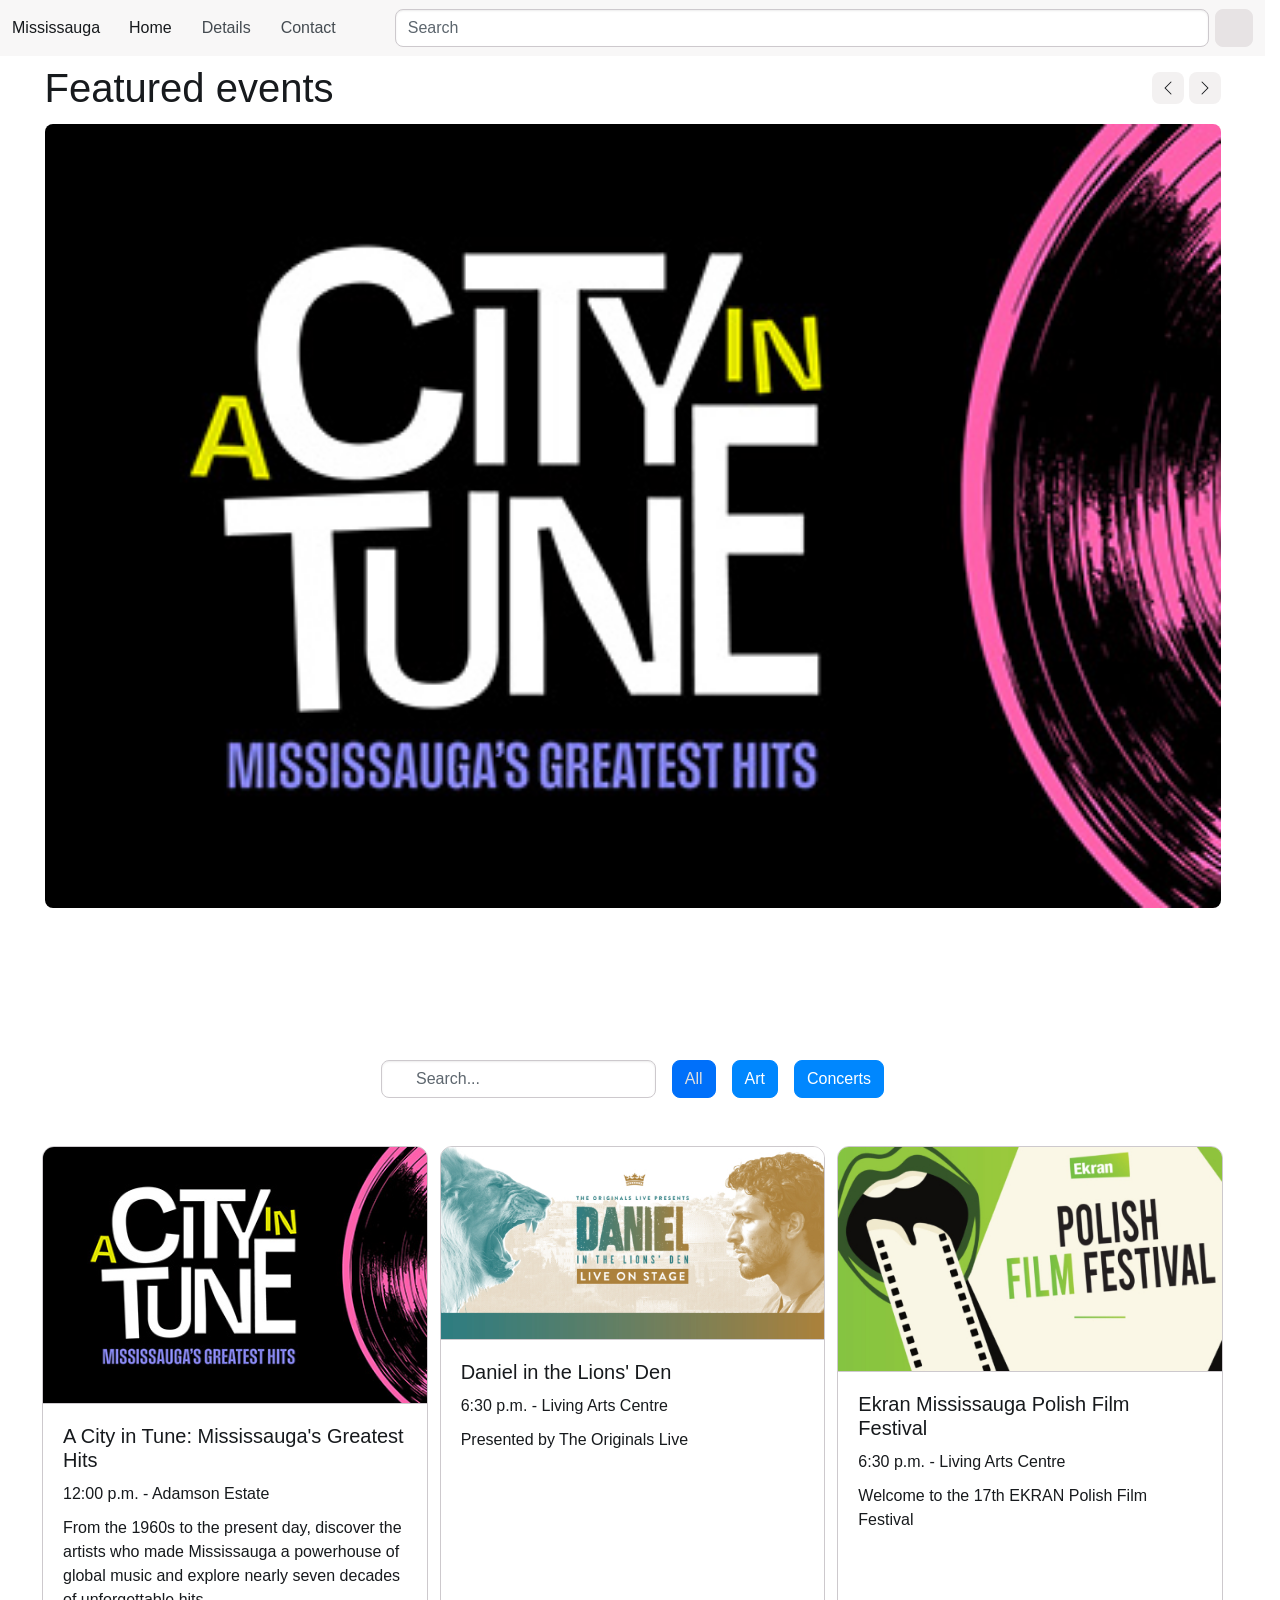
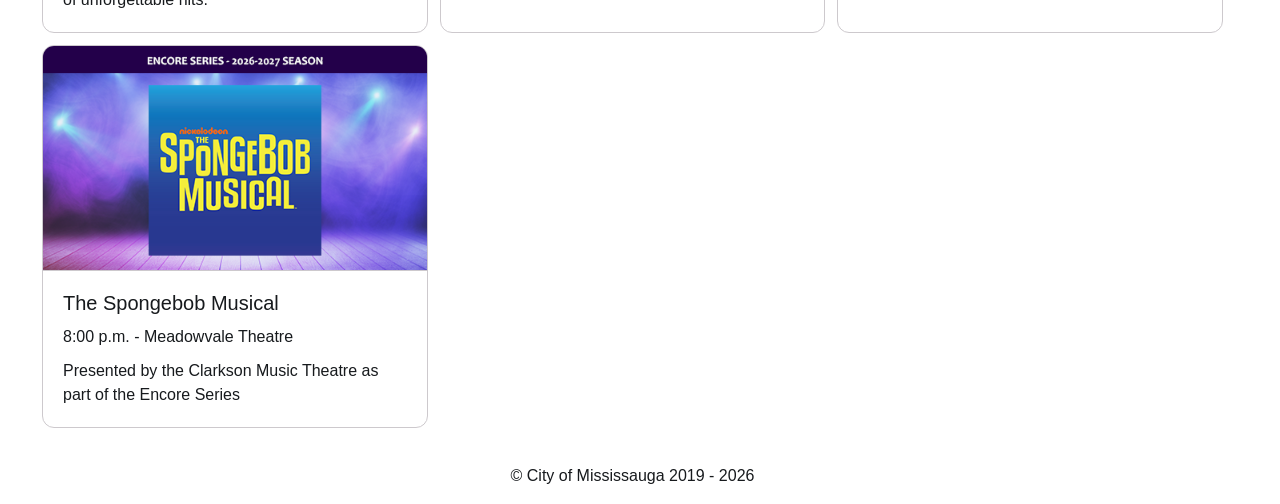
<file: index.html>
<!DOCTYPE html>
<html lang="en">
<head>
    <meta charset="UTF-8">
    <meta name="viewport" content="width=device-width, initial-scale=1.0">
    <title>Main homepage</title>

    <link rel="stylesheet" href="css/bootstrap.min.css">
    <link rel="stylesheet" href="css/style.css">
    <script type="module" src="js/bootstrap.bundle.min.js"></script>

</head>
<body>

    <!-- NAVBAR - BOOTSTRAP -->
    <nav class="navbar md:navbar-expand bg-1 >768px">
        <div class="container-fluid">
    <a class="navbar-brand" href="index.html">Mississauga</a>
    <button class="btn-icon navbar-toggler" type="button" data-bs-toggle="drawer" data-bs-target="#navbarDrawer" aria-controls="navbarDrawer" aria-expanded="false" aria-label="Toggle navigation">
      <span class="navbar-toggler-icon" aria-hidden="true"></span>
    </button>
    <dialog class="drawer drawer-end" tabindex="-1" id="navbarDrawer" aria-labelledby="navbarDrawerLabel">
      <div class="drawer-header">
        <h5 class="drawer-title" id="navbarDrawerLabel">Menu</h5>
        <button type="button" class="btn-close" data-bs-dismiss="drawer" aria-label="Close"></button>
      </div>
      <div class="drawer-body mb-2 md:mb-0">
    <ul class="nav navbar-nav me-auto">
  <li class="nav-item">
    <a class="nav-link active" aria-current="page" href="index.html">Home</a>
  </li>
  <li class="nav-item">
    <a class="nav-link" href="detail.html">Details</a>
  </li>
  <li class="nav-item">
    <a class="nav-link" href="contact.html">Contact</a>
  </li>
  <li class="nav-item">
    <a class="nav-link disabled" aria-disabled="true"></a>
  </li>
    </ul>

    <form class="hstack gap-2" role="search">
          <input class="form-control" type="search" placeholder="Search" aria-label="Search"/>
          <button class="btn-solid btn-icon theme-secondary" type="submit">
            <svg class="bi" width="16" height="16"><use href="#search" /></svg>
          </button>
        </form>
    </div>
    </nav>

     <!-- CAROUSEL -->
    
     <div class="container mt-3 align-items-centre">
     <div id="carouselStacked" class="carousel slide">
  <div class="d-flex justify-content-between align-items-center">
    <h1 class="mb-0">Featured events</h1>
    <div>
      <button class="btn-icon btn-sm" type="button" data-bs-target="#carouselStacked" data-bs-slide="prev">
        <span class="carousel-icon-prev" aria-hidden="true"></span>
        <span class="visually-hidden">Previous</span>
      </button>
      <button class="btn-icon btn-sm" type="button" data-bs-target="#carouselStacked" data-bs-slide="next">
        <span class="carousel-icon-next" aria-hidden="true"></span>
        <span class="visually-hidden">Next</span>
      </button>
    </div>
  </div>
  <div class="carousel-inner rounded-5">
    <div class="carousel-item active">
      <img src="images/Feature 1.jpg" class="d-block w-100" alt="Text reading:A city in tune, Mississaugas greatest hits">
    </div>
    <div class="carousel-item">
      <img src="images/Feature 2.png" class="d-block w-100" alt="Text reading:Mississauga Santa Claus Parade">
    </div>
    <div class="carousel-item">
      <img src="images/Feature 3.jpg" class="d-block w-100" alt="Basketball court with the Toronto Raptors mascot">
    </div>
  </div>
</div>
</div>

<br> <br> <br> <br> <br> <br>

<!-- FILTER SEARCH BAR -->

<div class="container mt-3 mb-5 md:col-5 d-flex align-items-centre gap-5 hstack">
<label class="form-control form-adorn" >
  <div class="form-adorn-icon" aria-hidden="true">
    <svg class="bi" width="16" height="16"><use href="#search" /></svg>
  </div>
  <input type="search" class="form-ghost" placeholder="Search...">
</label>


<!-- FILTER BUTTONS -->
<label class="btn-check btn-solid theme-primary">
  <input type="checkbox" checked autocomplete="off">
  All
</label>

<label class="btn-check btn-solid theme-primary">
  <input type="checkbox" autocomplete="off">
  Art
</label>

<label class="btn-check btn-solid theme-primary">
  <input type="checkbox" autocomplete="off">
  Concerts
</label>
</div>

<!-- CARDS (Featured events)-->
<div class="row row-cols-1 md:row-cols-3 g-4 m-10">
  <div class="col">
    <div class="card h-100">
      <img src="images/Feature 1.jpg" class="card-img-top" alt="Text reading:A city in tune, Mississaugas greatest hits">
      <div class="card-body">
        <h4 class="card-title">A City in Tune: Mississauga's Greatest Hits</h4>
        <p class="card-text">12:00 p.m. - Adamson Estate</p>
        <p class="card-text">From the 1960s to the present day, discover the artists who made Mississauga a powerhouse of global music and explore nearly seven decades of unforgettable hits.</p>
      </div>
    </div>
  </div>

  <div class="col">
    <div class="card h-100">
      <img src="images/Card 2.jpg" class="card-img-top" alt="Image of a blue lion and yellow man with text reading: The originals live presents Daniel in the Lions' den live on stage">
      <div class="card-body">
        <h4 class="card-title">Daniel in the Lions' Den</h4>
        <p class="card-text">6:30 p.m. - Living Arts Centre</p>
        <p class="card-text">Presented by The Originals Live</p>
      </div>
    </div>
  </div>

  <div class="col">
    <div class="card h-100">
      <img src="images/Card 3.jpg" class="card-img-top" alt="green mouth with film for a tongue with text reading: Ekran Polish Film Festival">
      <div class="card-body">
        <h4 class="card-title">Ekran Mississauga Polish Film Festival</h4>
        <p class="card-text">6:30 p.m. - Living Arts Centre</p>
        <p class="card-text">Welcome to the 17th EKRAN Polish Film Festival</p>
      </div>
    </div>
  </div>

  <div class="col">
    <div class="card h-100">
      <img src="images/Card 4.png" class="card-img-top" alt="Text reading: Encrore series - 2026 - 2027 SEASON, The Spongebob musical">
      <div class="card-body">
        <h4 class="card-title">The Spongebob Musical</h4>
        <p class="card-text">8:00 p.m. - Meadowvale Theatre</p>
        <p class="card-text">Presented by the Clarkson Music Theatre as part of the Encore Series</p>
      </div>
    </div>
  </div>
</div>



<footer class="Foot text-center mb-5"> © City of Mississauga 2019 - 2026 </footer>

    
</body>
</html>
</file>
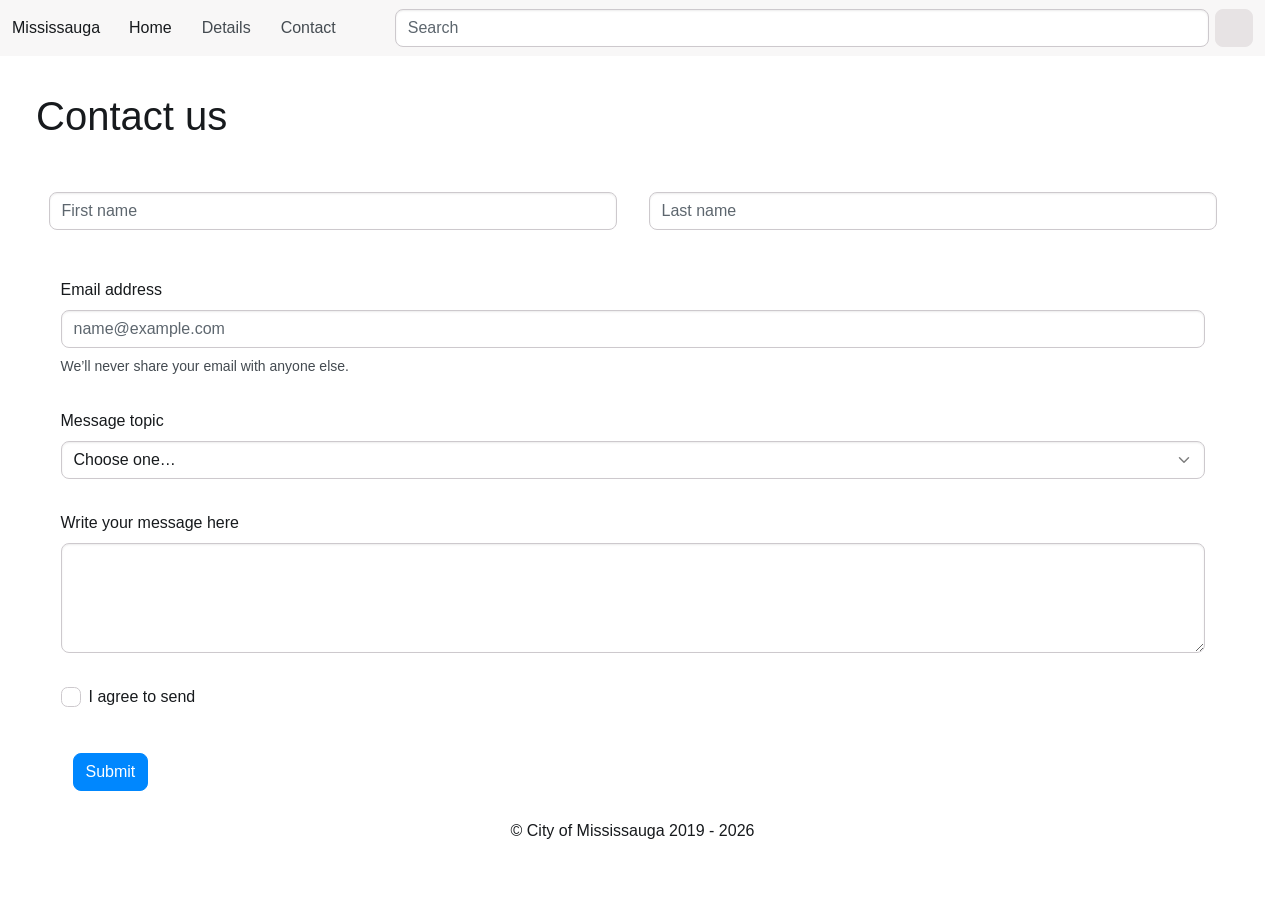
<file: contact.html>
<!DOCTYPE html>
<html lang="en">
<head>
    <meta charset="UTF-8">
    <meta name="viewport" content="width=device-width, initial-scale=1.0">
    <title>Contact page</title>

    <link rel="stylesheet" href="css/bootstrap.min.css">
    <link rel="stylesheet" href="css/style.css">
    <script type="module" src="js/bootstrap.bundle.min.js"></script>

</head>
<body>
    
    <!-- NAVBAR - BOOTSTRAP -->
    <nav class="navbar md:navbar-expand bg-1 >768px">
        <div class="container-fluid">
    <a class="navbar-brand" href="index.html">Mississauga</a>
    <button class="btn-icon navbar-toggler" type="button" data-bs-toggle="drawer" data-bs-target="#navbarDrawer" aria-controls="navbarDrawer" aria-expanded="false" aria-label="Toggle navigation">
      <span class="navbar-toggler-icon" aria-hidden="true"></span>
    </button>
    <dialog class="drawer drawer-end" tabindex="-1" id="navbarDrawer" aria-labelledby="navbarDrawerLabel">
      <div class="drawer-header">
        <h5 class="drawer-title" id="navbarDrawerLabel">Menu</h5>
        <button type="button" class="btn-close" data-bs-dismiss="drawer" aria-label="Close"></button>
      </div>
      <div class="drawer-body mb-2 md:mb-0">
    <ul class="nav navbar-nav me-auto">
  <li class="nav-item">
    <a class="nav-link active" aria-current="page" href="index.html">Home</a>
  </li>
  <li class="nav-item">
    <a class="nav-link" href="detail.html">Details</a>
  </li>
  <li class="nav-item">
    <a class="nav-link" href="contact.html">Contact</a>
  </li>
  <li class="nav-item">
    <a class="nav-link disabled" aria-disabled="true"></a>
  </li>
    </ul>

    <form class="hstack gap-2" role="search">
          <input class="form-control" type="search" placeholder="Search" aria-label="Search"/>
          <button class="btn-solid btn-icon theme-secondary" type="submit">
            <svg class="bi" width="16" height="16"><use href="#search" /></svg>
          </button>
        </form>
    </div>
    </nav>

    <!-- Heading -->
     <h1 class="m-10"> Contact us </h1>

    <!-- FORM -->
     <div class="container align-middle mt-10">
   <div class="row mb-5">
  <div class="col p-5">
    <input type="text" class="form-control" placeholder="First name" aria-label="First name">
  </div>
  <div class="col p-5">
    <input type="text" class="form-control" placeholder="Last name" aria-label="Last name">
  </div>
  </div>

  <div class="form-field p-5">
  <label for="fieldText" class="form-label">Email address</label>
  <input type="email" class="form-control" id="fieldText" placeholder="name@example.com">
  <div class="form-text">
    We’ll never share your email with anyone else.
  </div>
  </div>

  <div class="form-field p-5">
  <label for="fieldSelect" class="form-label">Message topic</label>
  <select class="form-control" id="fieldSelect">
    <option selected>Choose one…</option>
    <option value="1">Question</option>
    <option value="2">Comment</option>
    <option value="3">Help</option>
  </select>
  </div>

<div class="form-field p-5">
  <label for="exampleFormControlTextarea2" class="form-label">Write your message here</label>
  <textarea class="form-control" id="exampleFormControlTextarea2" rows="4"></textarea>
</div>

  <div class="form-field p-5">
  <input type="checkbox" id="checkLabel" class="check" />
  <label for="checkLabel">I agree to send</label>
  </div>

  <div class="col-12 p-8">
    <button type="submit" class="btn-solid theme-primary">Submit</button>
  </div>
</form>

  </div>

   
  



    <footer class="Foot text-center mb-5"> © City of Mississauga 2019 - 2026 </footer>
</body>
</html>
</file>
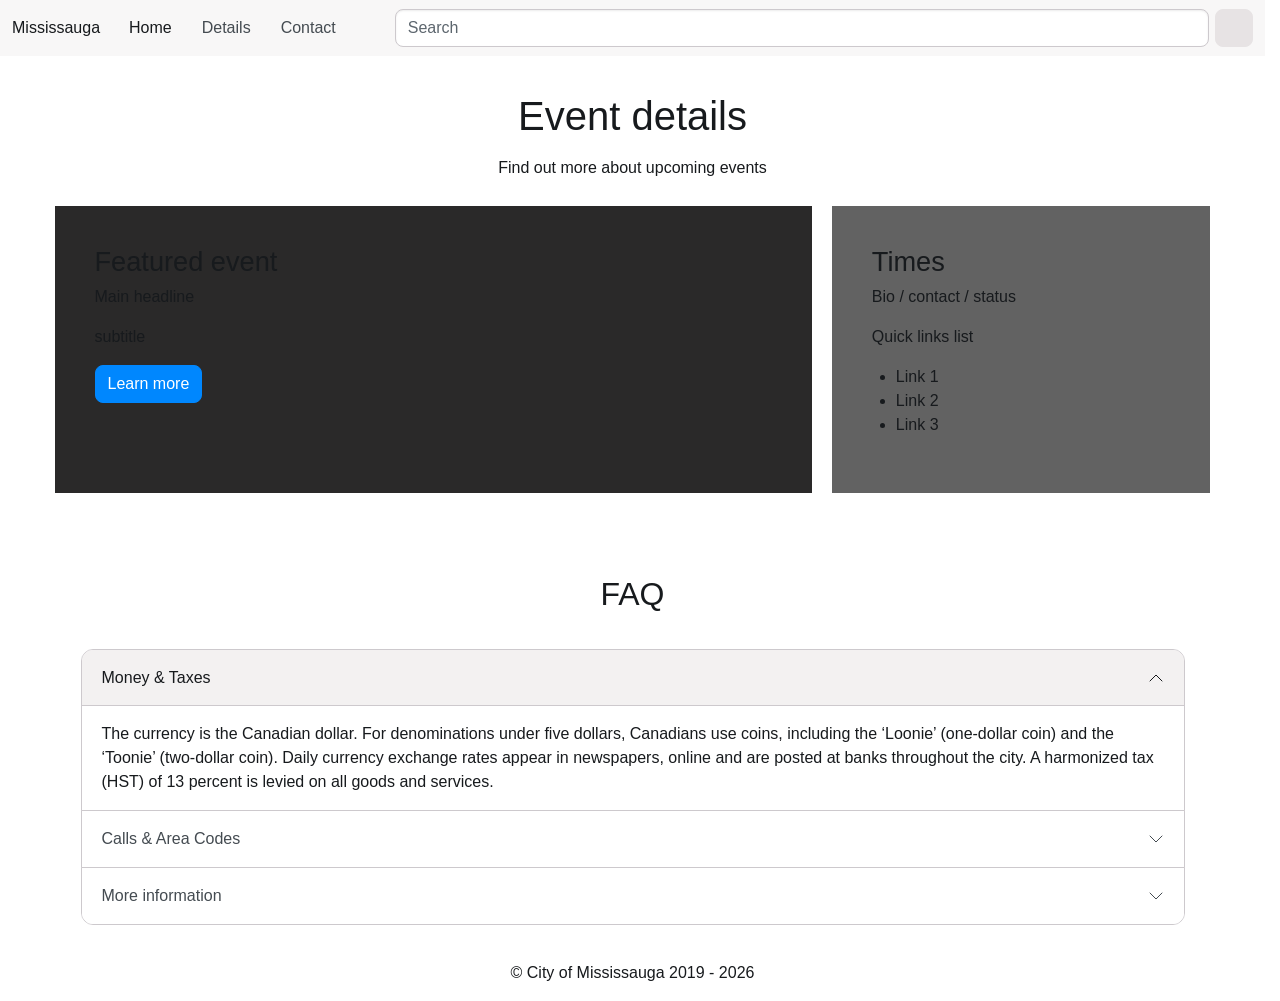
<file: detail.html>
<!DOCTYPE html>
<html lang="en">
<head>
    <meta charset="UTF-8">
    <meta name="viewport" content="width=device-width, initial-scale=1.0">
    <title>Details page</title>

    <link rel="stylesheet" href="css/bootstrap.min.css">
    <link rel="stylesheet" href="css/style.css">
    <script type="module" src="js/bootstrap.bundle.min.js"></script>

</head>
<body>
    
    <!-- NAVBAR - BOOTSTRAP -->
    <nav class="navbar md:navbar-expand bg-1 >768px">
        <div class="container-fluid">
    <a class="navbar-brand" href="index.html">Mississauga</a>
    <button class="btn-icon navbar-toggler" type="button" data-bs-toggle="drawer" data-bs-target="#navbarDrawer" aria-controls="navbarDrawer" aria-expanded="false" aria-label="Toggle navigation">
      <span class="navbar-toggler-icon" aria-hidden="true"></span>
    </button>
    <dialog class="drawer drawer-end" tabindex="-1" id="navbarDrawer" aria-labelledby="navbarDrawerLabel">
      <div class="drawer-header">
        <h5 class="drawer-title" id="navbarDrawerLabel">Menu</h5>
        <button type="button" class="btn-close" data-bs-dismiss="drawer" aria-label="Close"></button>
      </div>
      <div class="drawer-body mb-2 md:mb-0">
    <ul class="nav navbar-nav me-auto">
  <li class="nav-item">
    <a class="nav-link active" aria-current="page" href="index.html">Home</a>
  </li>
  <li class="nav-item">
    <a class="nav-link" href="detail.html">Details</a>
  </li>
  <li class="nav-item">
    <a class="nav-link" href="contact.html">Contact</a>
  </li>
  <li class="nav-item">
    <a class="nav-link disabled" aria-disabled="true"></a>
  </li>
    </ul>

    <form class="hstack gap-2" role="search">
          <input class="form-control" type="search" placeholder="Search" aria-label="Search"/>
          <button class="btn-solid btn-icon theme-secondary" type="submit">
            <svg class="bi" width="16" height="16"><use href="#search" /></svg>
          </button>
        </form>
    </div>
    </nav>

    <!-- HEADING AND TEXT -->
     <h1 class="mt-10 text-center"> Event details </h1>
     <p class="mt-5 text-center"> Find out more about upcoming events </p>
    
    <!-- HERO SECTION - Semantic HTML -->
     <main class="container">
        <section class="hero-grid">
            <article class="hero-banner">
                <h3> Featured event </h3>
                <!-- Recent uppcoming event -->
                <p> Main headline </p>
                <p> subtitle </p>
                 <!-- DIALOGUE -->
                  <button type="button" class="btn-solid theme-primary" data-bs-toggle="dialog" data-bs-target="#exampleDialog">
                Learn more
              </button>

              <dialog class="dialog" id="exampleDialog" aria-labelledby="exampleDialogLabel">
                <div class="dialog-header">
                  <h1 class="dialog-title" id="exampleDialogLabel">Event name</h1>
                  <button type="button" class="btn-close" data-bs-dismiss="dialog" aria-label="Close"></button>
                </div>
                <div class="dialog-body">
                  <p>Info about the featured event (Summary, time, etc)</p>
                </div>
                <div class="dialog-footer">
                </div>
              </dialog>
            </article>

            <article class="hero-sidebar">
                <h3> Times </h3>
                <p> Bio / contact / status </p>
                <p> Quick links list </p>
                <ul>
                    <li> Link 1 </li>
                    <li> Link 2 </li>
                    <li> Link 3 </li>
                </ul>
            </article>
        </section>

        <br> <br> <br> 

        <!-- ACCORDIAN - FAQ -->
         <h2 class="text-center"> FAQ </h2>
<div class="accordion m-10">
  <details class="accordion-item" name="accordionExample" open>
    <summary class="accordion-header">
      Money & Taxes
      <svg class="accordion-icon" xmlns="http://www.w3.org/2000/svg" viewBox="0 0 16 16" fill="none" stroke="currentColor" stroke-linecap="round" stroke-linejoin="round"><path d="m2 5 6 6 6-6"/></svg>
    </summary>
    <div class="accordion-body">
      The currency is the Canadian dollar. For denominations under five dollars, Canadians use coins, including the ‘Loonie’ (one-dollar coin) and the ‘Toonie’ (two-dollar coin). Daily currency exchange rates appear in newspapers, online and are posted at banks throughout the city. A harmonized tax (HST) of 13 percent is levied on all goods and services.
    </div>
  </details>
  <details class="accordion-item" name="accordionExample">
    <summary class="accordion-header">
      Calls & Area Codes
      <svg class="accordion-icon" xmlns="http://www.w3.org/2000/svg" viewBox="0 0 16 16" fill="none" stroke="currentColor" stroke-linecap="round" stroke-linejoin="round"><path d="m2 5 6 6 6-6"/></svg>
    </summary>
    <div class="accordion-body">
      Mississauga is covered by the 905 and 289 area codes. Some areas east and north of Toronto are also covered by this area code. Toronto is covered by the 416 and 647 area codes. Long-distance charges do not apply to calls made within Mississauga or to Toronto, but charges may apply to calls made to the rest of the GTA. 
    </div>
  </details>
  <details class="accordion-item" name="accordionExample">
    <summary class="accordion-header">
      More information
      <svg class="accordion-icon" xmlns="http://www.w3.org/2000/svg" viewBox="0 0 16 16" fill="none" stroke="currentColor" stroke-linecap="round" stroke-linejoin="round"><path d="m2 5 6 6 6-6"/></svg>
    </summary>
    <div class="accordion-body">
      City of Mississauga Customer Service: 3-1-1
      Outside City Limits: 905-615-4311 TTY for people who are deaf: 905-896-5151 (calls from a TTY device)
      Monday to Friday from 7:00 a.m. - 7:00 p.m. EST
  </details>
</div>

   

    <footer class="Foot text-center mb-5"> © City of Mississauga 2019 - 2026 </footer>
</body>
</html>
</file>
<file: css/style.css>
/* DETAILS PAGE */

.hero-banner {
    background-color: rgb(42, 41, 41);
    padding: 40px;

}

.hero-sidebar {
    background-color: rgb(98, 98, 98);
    padding: 40px;
}

@media (min-width: 768px) {
    .hero-grid {
        display:grid;
        grid-template-columns: 2fr 1fr;
        padding: 10px;
        gap: 20px;
}
}
</file>
